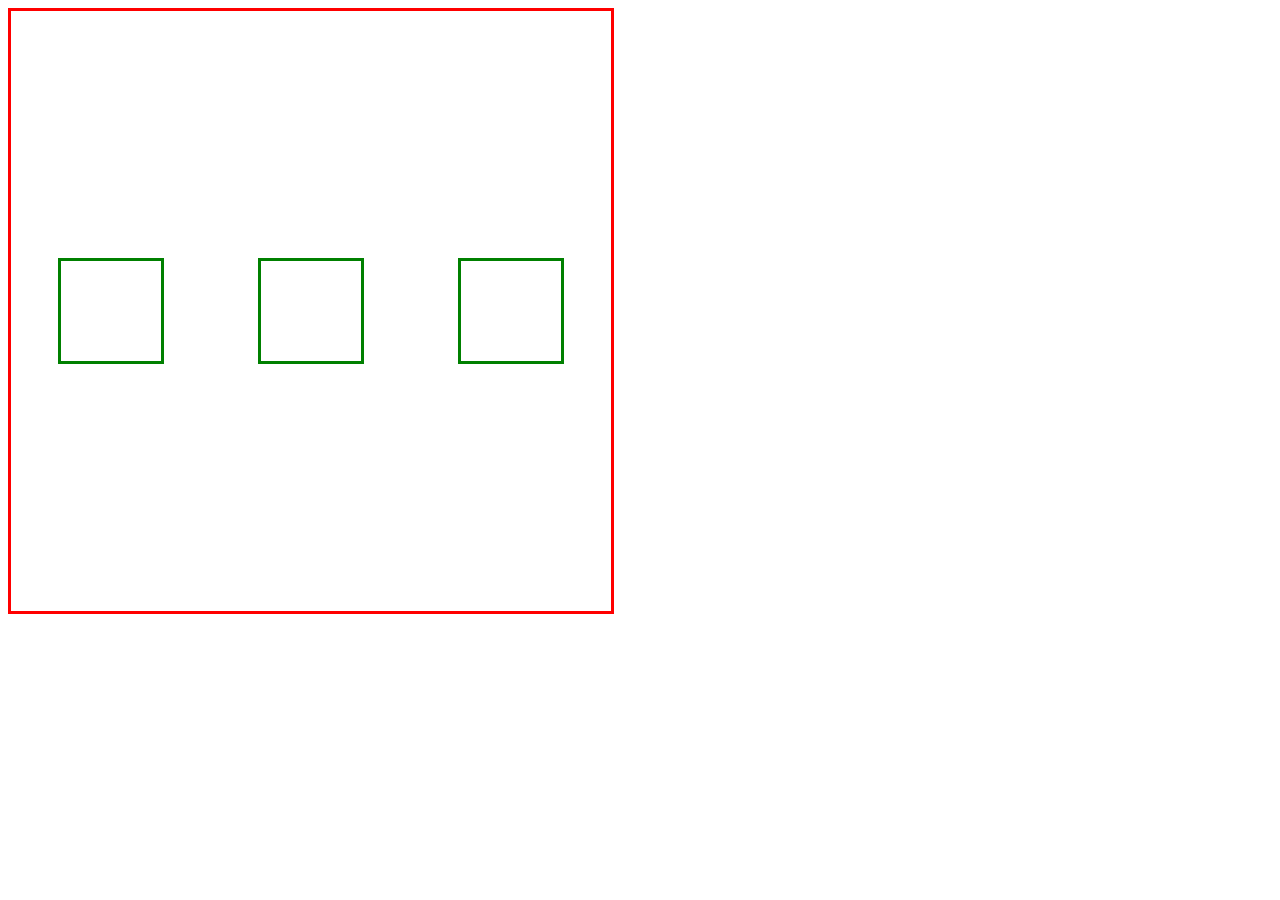
<file: first-mini-project/index.html>
<!DOCTYPE html>
<html lang="en">
<head>
    <meta charset="UTF-8">
    <meta http-equiv="X-UA-Compatible" content="IE=edge">
    <meta name="viewport" content="width=device-width, initial-scale=1.0">
    <title>FLEX BOX</title>
    <link rel="stylesheet" href="./styles.css">
</head>
<body>
    <div id="div__container">
        <div class="style__div"></div>
        <div class="style__div"></div>
        <div class="style__div"></div>
    </div>
    
</body>
</html>
</file>
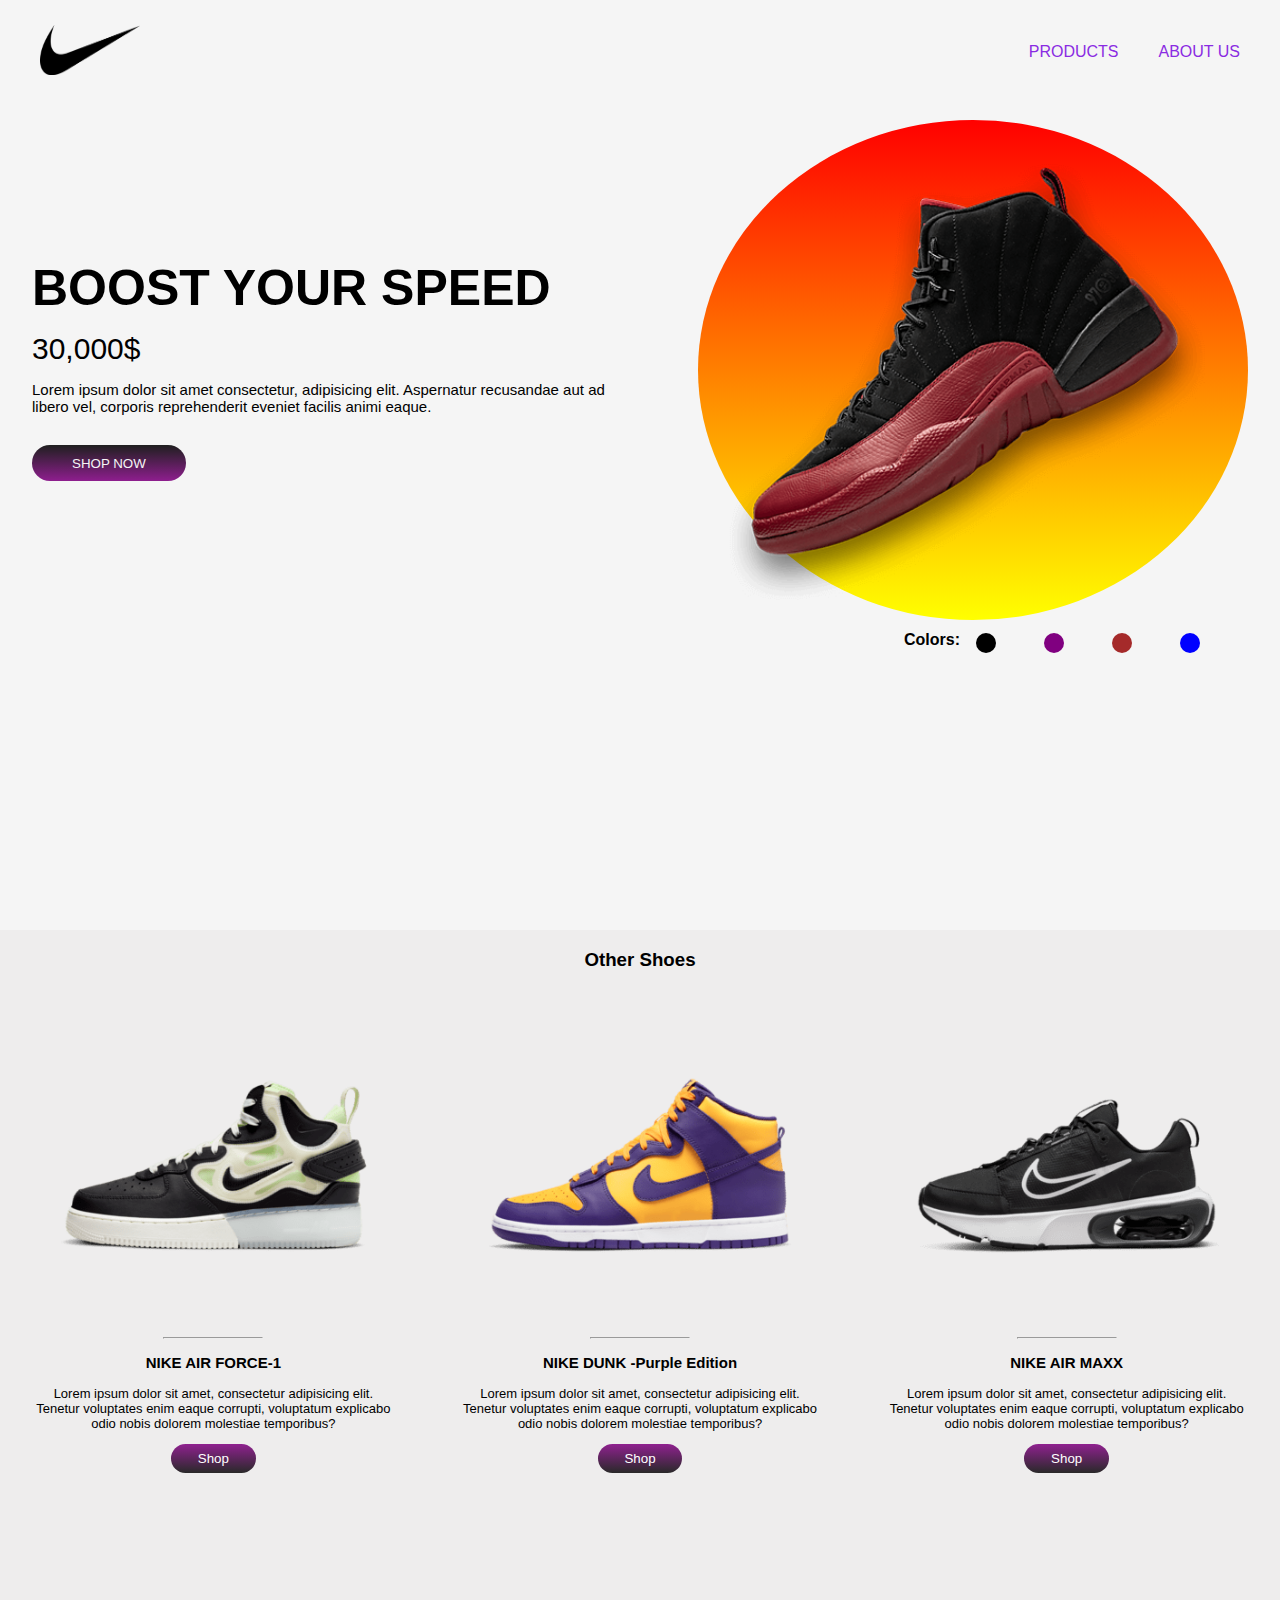
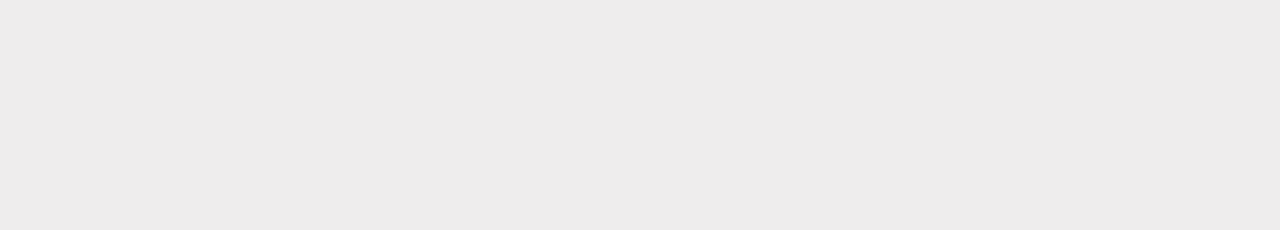
<file: shoe-landing-pages/Shoe-Landing-Page/index.html>
<!DOCTYPE html>
<html lang="en">
<head>
    <meta charset="UTF-8">
    <meta http-equiv="X-UA-Compatible" content="IE=edge">
    <meta name="viewport" content="width=device-width, initial-scale=1.0">
    <title>SHOE BRAND</title>
    <link rel="stylesheet" href="./styles.css">
</head>
<body>

    <!-- NAVIGATION PANEL -->
    <section id="nav__section">
        <nav>
            <figure class="nav__logo--wrapper">
                <img src="./nike-logo.png" alt="">
            </figure>
            <ul class="nav__links">
                <li class="nav__link"><a href="#products">PRODUCTS</a></li>
                <li class="nav__link"><a href="#">ABOUT US</a></li>
            </ul>
        </nav>
    </section>


        <!-- HOME SCREEN -->
        <header>
            <div class="container">
                <div class="row">
                    <div class="right__home--section">
                        <div class="hero__image--background">
                            <figure class="hero__image--wrapper">
                                <img src="./show-main.png" alt="">
                            </figure>
                        </div>
                    </div>

                    <div class="left__home--section">
                        <h1>BOOST YOUR SPEED</h1>
                        <h4>30,000$</h4>
                        <p>Lorem ipsum dolor sit amet consectetur, adipisicing elit. Aspernatur recusandae aut ad
                            <br> libero vel, corporis reprehenderit eveniet facilis animi eaque.</p>
                        <button><a href="#">SHOP NOW</a></button>
                    </div>
                    
                </div>
                <div class="color__variations">
                    <h4>Colors:</h4>
                    <div class="color color1"></div>
                    <div class="color color2"></div>
                    <div class="color color3"></div>
                    <div class="color color4"></div>
                </div>
            </div>
        </header>

        <section id="products">
            <div class="container">
                <div class="row">
                    <h3>Other Shoes</h3>
                    <div class="products__container">
                        <div class="product">
                            <figure>
                                <img src="./nike-air-force-1.png" alt="#">
                            </figure>
                            <hr>
                            <h5>NIKE AIR FORCE-1</h5>
                            <p>Lorem ipsum dolor sit amet, consectetur adipisicing elit. Tenetur voluptates enim eaque corrupti, voluptatum explicabo odio nobis dolorem molestiae temporibus?</p>
                            <button>Shop</button>
                        </div>
                        <div class="product">
                            <figure>
                                <img src="./nike-dunk.png" alt="#">
                            </figure>
                            <hr>
                            <h5>NIKE DUNK -Purple Edition</h5>
                            <p>Lorem ipsum dolor sit amet, consectetur adipisicing elit. Tenetur voluptates enim eaque corrupti, voluptatum explicabo odio nobis dolorem molestiae temporibus?</p>
                            <button>Shop</button>
                        </div>
                        <div class="product">
                            <figure>
                                <img src="./nike-air-max.png" alt="#">
                            </figure>
                            <hr>
                            <h5>NIKE AIR MAXX</h5>
                            <p>Lorem ipsum dolor sit amet, consectetur adipisicing elit. Tenetur voluptates enim eaque corrupti, voluptatum explicabo odio nobis dolorem molestiae temporibus?</p>
                            <button>Shop</button>
                        </div>
                    </div>
                </div>
            </div>
        </section>
</body>
</html>
</file>
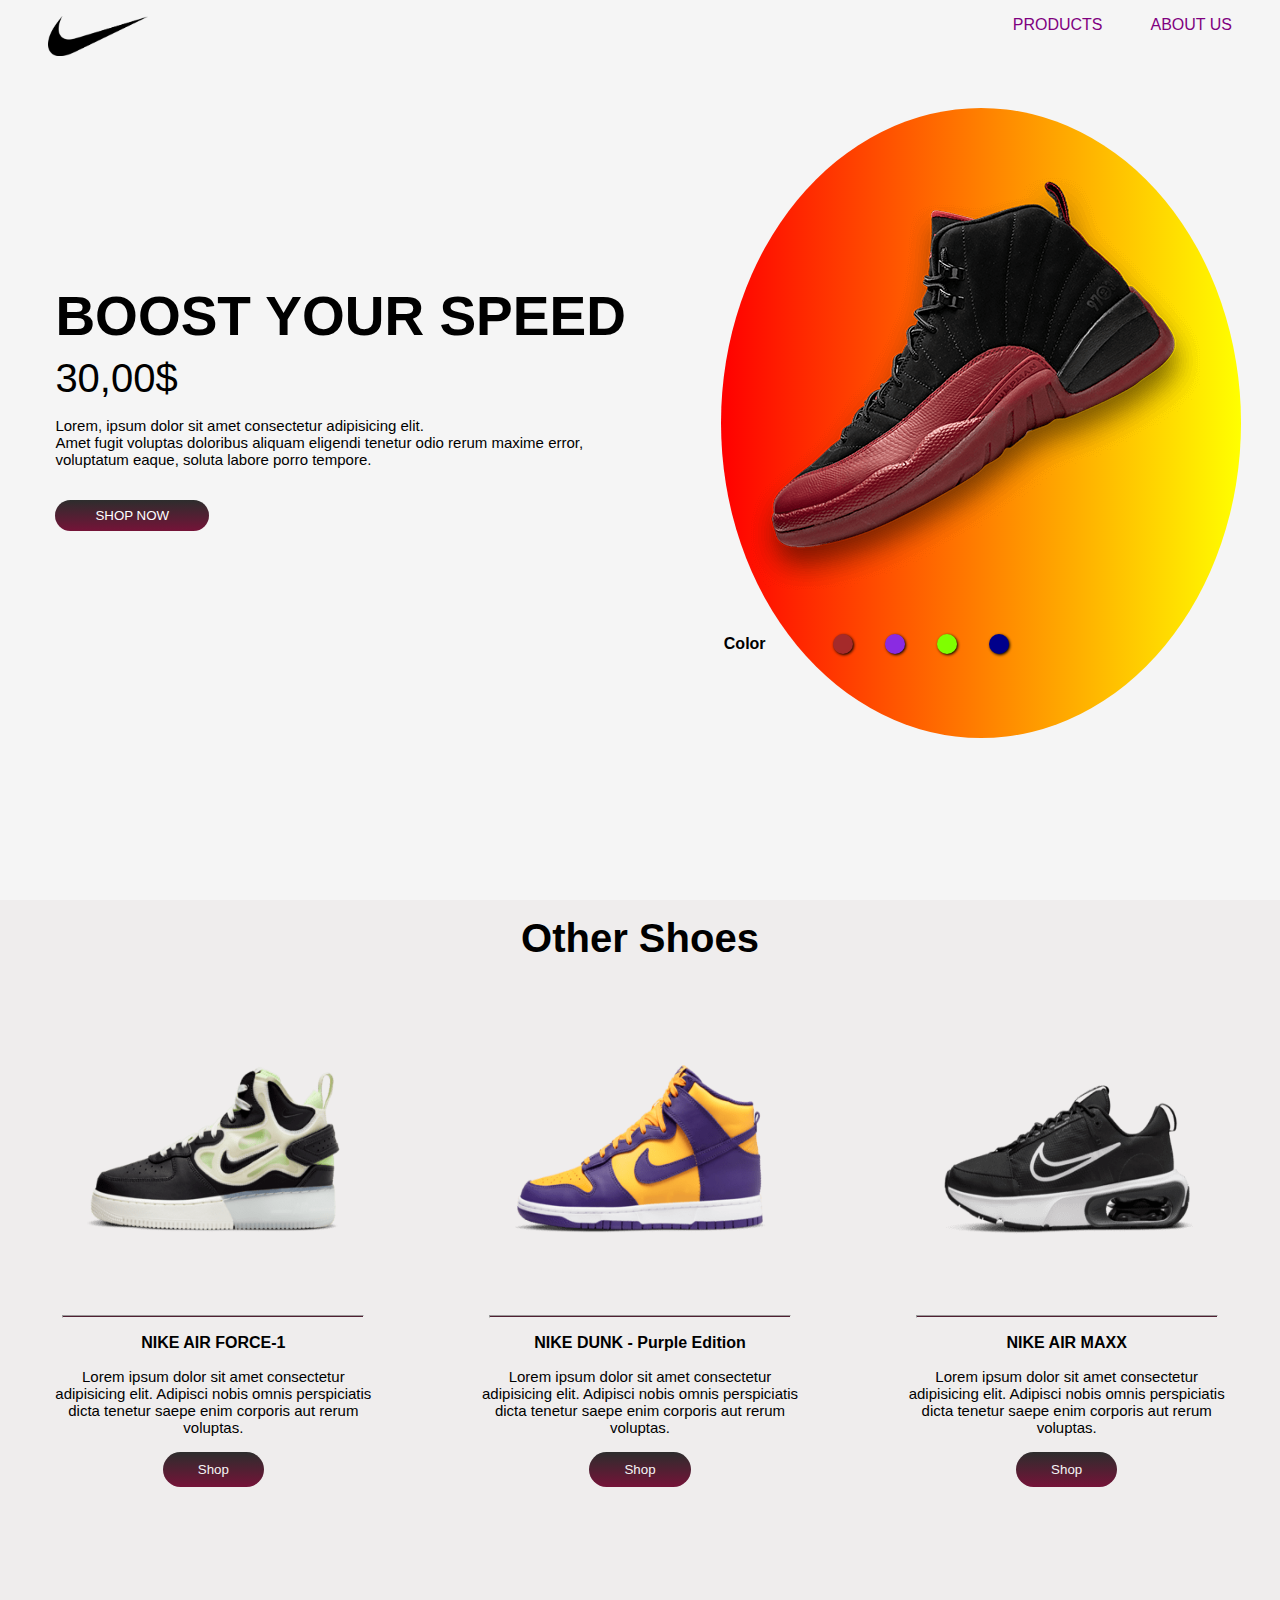
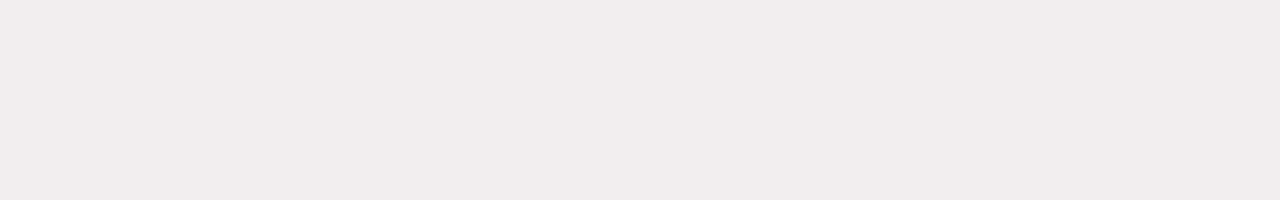
<file: shoe-landing-pages/shoe-landing/index.html>
<!DOCTYPE html>
<html lang="en">
<head>
    <meta charset="UTF-8">
    <meta http-equiv="X-UA-Compatible" content="IE=edge">
    <meta name="viewport" content="width=device-width, initial-scale=1.0">
    <link rel="stylesheet" href="./styles.css">
    <title>Shoe landing</title>
</head>
<body>
    <section id="header__section">
        <nav>
            <div>
                <img src="./nike-logo.png" alt="Img of Logo" class="logo">
            </div>
            <div>
                <ul>
                    <li>
                        <a href="#products__section">Products</a>
                    </li>
                    <li>
                        <a href="#about__section">About Us</a>
                    </li>
                </ul>
            </div>
        </nav>
        <header>
            <div class="container">
                <div class="row">
                    <div class="left__side">
                        <h1>BOOST YOUR SPEED</h1>
                        <h3>30,00$</h3>
                        <p>Lorem, ipsum dolor sit amet consectetur adipisicing elit. <br>
                            Amet fugit voluptas doloribus aliquam eligendi tenetur odio rerum maxime error,<br>
                            voluptatum eaque, soluta labore porro tempore.</p>
                            <button>
                                <a href="#">Shop Now</a>
                            </button>
                    </div>
                    <div class="right__side">
                        <figure>
                            <img src="./show-main.png" alt="#">
                        </figure>
                        
                            <div class="right__side--bottom">
                                <h4>Color</h4>
                                <div class="colors">
                                    
                                    <div class="color color1"></div>
                                    <div class="color color2"></div>
                                    <div class="color color3"></div>
                                    <div class="color color4"></div>
                                </div>
                            </div>
                        
                    </div>
                    
                </div>
            </div>
        </header>
    </section>
    <section id="products__section">
        <h4 class="products__section--title">Other Shoes</h4>
        <div class="container">
            <div class="row">
                <div class="products">
                    <div class="product">
                            <figure class="product__image--wrapper"><img src="./nike-air-force-1.png" alt=""></figure>
                        <hr>
                        <h4 class="product__title">NIKE AIR FORCE-1</h4>
                        <p class="product__description">Lorem ipsum dolor sit amet consectetur adipisicing elit. Adipisci nobis omnis perspiciatis dicta tenetur saepe enim corporis aut rerum voluptas.</p>
                        <button><a href="#">Shop</a></button>
                    </div>
                    <div class="product">
                            <figure class="product__image--wrapper"><img src="./nike-dunk.png" alt=""></figure>
                        <hr>
                        <h4 class="product__title">NIKE DUNK - Purple Edition</h4>
                        <p class="product__description">Lorem ipsum dolor sit amet consectetur adipisicing elit. Adipisci nobis omnis perspiciatis dicta tenetur saepe enim corporis aut rerum voluptas.</p>
                        <button><a href="#">Shop</a></button>
                    </div>
                    <div class="product">
                            <figure class="product__image--wrapper"><img src="./nike-air-max.png" alt=""></figure>
                        <hr>
                        <h4 class="product__title">NIKE AIR MAXX</h4>
                        <p class="product__description">Lorem ipsum dolor sit amet consectetur adipisicing elit. Adipisci nobis omnis perspiciatis dicta tenetur saepe enim corporis aut rerum voluptas.</p>
                        <button><a href="#">Shop</a></button>
                    </div>
                </div>
            </div>
        </div>
    </section>
</body>
</html>
</file>
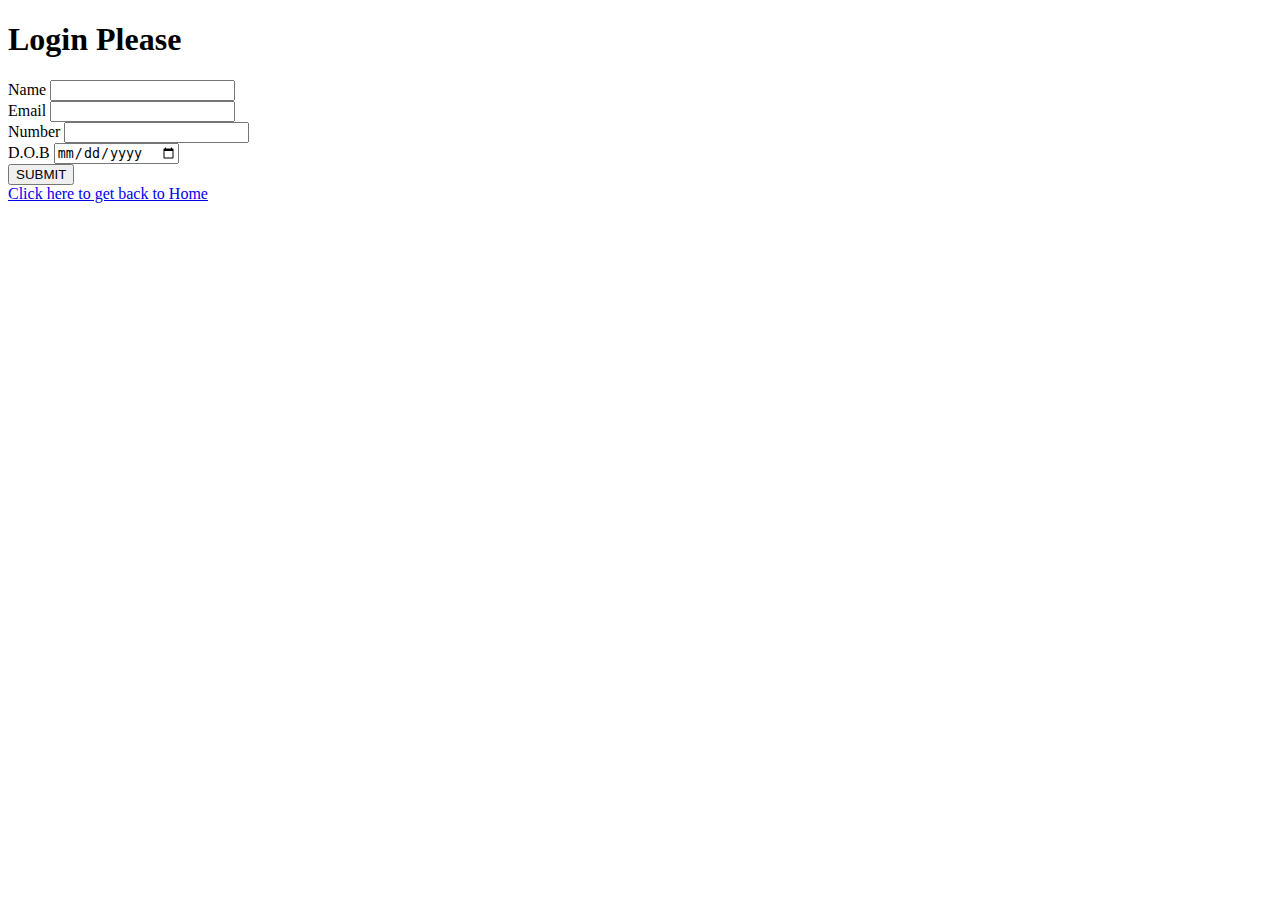
<file: login.html>
<!DOCTYPE html>
<html lang="en">
<head>
    <meta charset="UTF-8">
    <meta http-equiv="X-UA-Compatible" content="IE=edge">
    <meta name="viewport" content="width=device-width, initial-scale=1.0">
    <title>Login</title>
</head>
<body>
    <h1>Login Please</h1>
    <form action="GET">
        <div>
        <label for="name">Name</label>
        <input type="text" id="name">
        </div>
        <div>
            <label for="email">Email</label>
            <input type="email">
        </div>
        <div>
            <label for="number">Number</label>
            <input type="number">
        </div>
        <div>
            <label for="dob">D.O.B</label>
            <input type="date">
        </div>
        <button>SUBMIT</button>
    </form>
    <a href="./index.html">Click here to get back to Home</a>
</body>
</html>
</file>
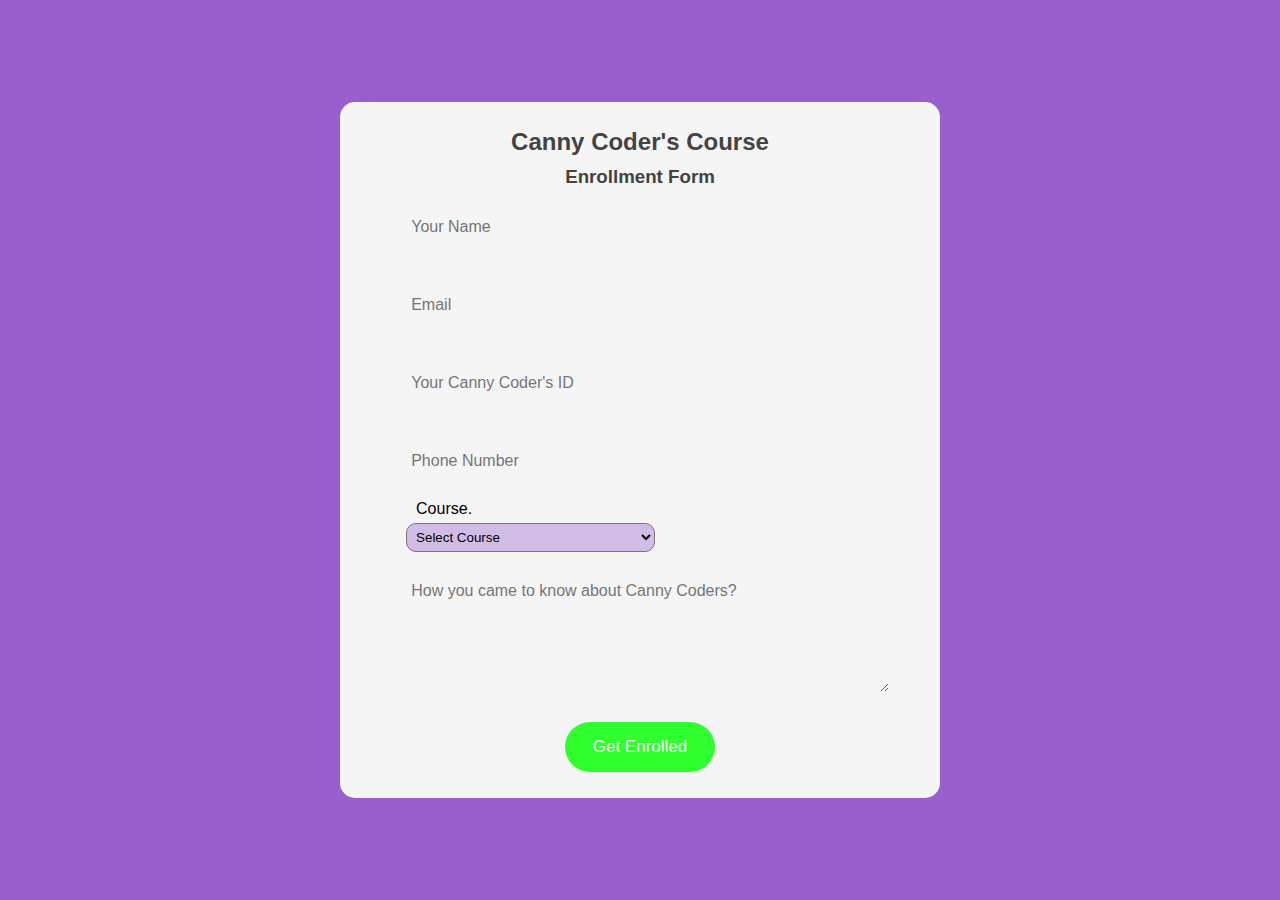
<file: final-project-html-css/tools/reg-form.html>
<!DOCTYPE html>
<html lang="en">
<head>
    <meta charset="UTF-8">
    <meta http-equiv="X-UA-Compatible" content="IE=edge">
    <meta name="viewport" content="width=device-width, initial-scale=1.0">
    <title>Registration - Canny Coders</title>
    <link rel="stylesheet" href="./form-style.css">
</head>
<body>
    <div class="container">
<form action="https://formsubmit.co/el/cannycoders9061@gmail.com" method="post">
    <h2>Canny Coder's Course</h2>
    <h3>Enrollment Form</h3>
    <input type="text" id="name" placeholder="Your Name" required>
    <input type="email" id="email" placeholder="Email" required>
    <input type="text" id="student__id" placeholder="Your Canny Coder's ID">
    <input type="number" id="number" placeholder="Phone Number" required>
    <label for="course">Course.</label>
    <select name="course-selection" id="course" required>
        <option value="intial">Select Course</option>
        <option value="c-programming">Let's C - Bootcamp</option>
        <option value="c-programming">MS Excel - Zero to Hero</option>
        <option value="c-programming">FrontEnd - Mastery</option>
    </select>
    <textarea name="feedback" id="feedback" cols="20" rows="5" placeholder="How you came to know about Canny Coders?"></textarea>
    <button type="submit">Get Enrolled</button>
</form>
    </div>
    <script src="https://smtpjs.com/v3/smtp.js"></script>
    <script>
        function sendEmail(){
            Email.send({
               Host : "smtp.elasticemail.com",
                Username : "cannycoders9061@gmail.com",
                Password : "C16BC4183F528F153080F7984B36802E6639",
                To : 'owaischaudhry906@gmail.com',
                From : document.getElementById("email").value,
                Subject : "New Registration !!",
                Body : "Name: " + document.getElementById("name").value
                    + "<br> Email: " +document.getElementById("email").value
                    + "<br> CC ID: " +document.getElementById("student__id").value
                    + "<br> Number: " +document.getElementById("number").value
                    + "<br> Course: " +document.getElementById("course").value
                    + "<br> Feedback: " +document.getElementById("feedback").value
            }).then(
              message => alert("Enrolled Successfully !!!!")
            );
        }
    </script>
    
</body>
</html>
</file>
<file: first-mini-project/styles.css>
#div__container {
    border: 3px solid red;
    width: 600px;
    height: 600px;
    display: flex;
    justify-content: space-around;
    align-items: center;
}

.style__div {
    border: 3px solid green;
    width: 100px;
    height: 100px;
}
</file>
<file: shoe-landing-pages/Shoe-Landing-Page/styles.css>
* {
    font-family:Verdana, Geneva, Tahoma, sans-serif;
    padding: 0;
    margin: 0;
    box-sizing: border-box;
}

html {
    scroll-behavior: smooth;
}

body {
    background-color: whitesmoke;
}

img {
    width: 100%;
}

a {
    text-decoration: none;
}

/* WE WILL GO WITH SPECIFICITY */
#nav__section nav {
    display: flex;
    justify-content: space-between;
    align-items: center;
    padding: 25px 40px;
}

nav .nav__logo--wrapper img {
    width: 100px;
    height: 50px;
}

#nav__section ul {
    display: flex;
}

.nav__links li {
    list-style: none;
    margin-left: 40px;
}

.nav__links li a {
    text-decoration: none;
    color: blueviolet;
}


    /* MAIN SECTION */

header {
    height: 90vh;
}

header .row {
    margin-top: 1em;
    padding: 0 2em;
    display: flex;
    flex-direction: row-reverse;
    justify-content: space-between;
    align-items: center;
}


.hero__image--wrapper  {
    background-image: linear-gradient(to bottom, red, yellow);
    width: 550px;
    height: 500px;
    border-radius: 50%;
}

.hero__image--wrapper img {
    width: 550px;
    margin-top: -30px;
}

header .left__home--section h1 {
    font-size: 50px;
    margin-bottom: 0.3em;
}

header .left__home--section h4 {
    font-size: 30px;
    font-weight: 100;
    margin-bottom: 0.5em;
}

header .left__home--section p {
    font-size: 15px;
    margin-bottom: 2em;
}

header .left__home--section button {
    background-image: linear-gradient(to top, rgba(128, 0, 128, 0.875), rgba(0, 0, 0, 0.87));
    padding: 0.8em 3em;
    border-radius: 25px;
    border: none;
}

header .left__home--section button a {
    color: whitesmoke;
}


header .color__variations {
display: flex;
justify-content: right;
align-items: center;
padding: 0.5em 3em;
}

.color  {
    width: 20px;
    height: 20px;
    margin: 0.3em 2em 0 1em;
    border-radius: 50%;
    background-color: aqua;
}

/* COLORS */
.color1 {
    background-color: black;
}
.color2 {
    background-color:purple;
}
.color3 {
    background-color:brown;
}
.color4 {
    background-color:blue;
}



/* PRODUCTS SECTION */

#products {
    height: 100vh;
    text-align: center;
     background-color: rgb(238, 237, 237);
}
#products .products__container {
    display: flex;
    justify-content: space-evenly;
}

#products .product {
    margin: 0 2rem;
    width: calc(100%/3);
    display: flex;
    flex-direction: column;
    align-items: center;
}

#products h3 {
    padding-top: 1em;
}


.product hr {
width: 100px;
height: 2px;
background-color: blueviolet;
}

.product h5 {
    margin: 1em 0;
    font-size: 15px;
}

.product p {
    font-size: 13px;
    margin-bottom: 1em;
}

.product button {
    background-image: linear-gradient(to bottom, rgba(128, 0, 128, 0.863), rgba(0, 0, 0, 0.829));
    border:none;
    padding: 0.5em 2em;
    color: white;
    border-radius: 20px;
}
</file>
<file: shoe-landing-pages/shoe-landing/styles.css>
* {
    font-family: 'Segoe UI', Tahoma, Geneva, Verdana, sans-serif;
    margin: 0;
    padding: 0;
}

html {
    scroll-behavior: smooth;
    scrollbar-width: thin;
}

ul li {
    list-style:none;
}

body {
    background-color:whitesmoke
}


img {
    width: 100%;
}

a {
    text-decoration: none;
}

nav .logo {
    width: 100px;
    height: 40px;
    padding: 1rem 3rem;
}

nav {
    display: flex;
    justify-content: space-between;
}

nav ul {
    display: flex;
    margin-right: 2rem;
}

nav ul li {
    padding: 1rem;
    margin-left: 1rem;
    text-transform: uppercase;
}

nav ul li a {
    color: purple;
    
}

#header__section {
    height: 100vh;
}


header .row {
    display: flex;
    justify-content: space-around;
    align-items: center;
}

header .right__side {
    height: 70vh;
    border-radius: 50%;
    background-image: linear-gradient(to right, red , yellow);
    margin-top: 2rem;
}

header .right__side .right__side--bottom {
    display: flex;
}

header .right__side--bottom h4 {
    padding: 0.2rem;
}

header .right__side--bottom .color {
    background-color: black;
    width: 20px;
    height: 20px;
    border-radius: 50%;
    margin-left: 2rem;
}

header .right__side--bottom .colors {
    align-items: center;
    margin-left: 2rem;
    display: flex;
}

header .right__side--bottom .color1 {
    background-color: brown;
    box-shadow: 1px 1px 3px black;
}

header .right__side--bottom .color2 {
    background-color:blueviolet;
    box-shadow: 1px 1px 3px black;
}
header .right__side--bottom .color3 {
    background-color:chartreuse;
    box-shadow: 1px 1px 3px black;
}
header .right__side--bottom .color4 {
    background-color:darkblue;
    box-shadow: 1px 1px 3px black;
}

header .left__side {
    padding: 1rem;
}

header .left__side h1 {
    font-size: 55px;
    margin-bottom: 0.5rem;
}

header .left__side h3 {
    font-size: 40px;
    font-weight: 200;
    margin-bottom: 1rem;
}

header .left__side p {
    font-size: 15px;
    margin-bottom: 2rem;
}

header .left__side button {
    padding: 0.5rem 2.5rem;
    background-image: linear-gradient(to top, rgb(117, 19, 56), rgba(0, 0, 0, 0.81) );
    color: white;
    border: none;
    border-radius: 20px;
}

header .left__side button a {
    color: white;
    text-transform: uppercase;
}


/* 
PRODUCTS
    SECTION */

#products__section {
    background-color:rgb(239, 237, 237);
    text-align: center;
    height: 100vh;
}

.products__section--title {
    padding-top: 1rem;
    font-size: 40px;
}

#products__section .row {
    display: flex;
    justify-content: center;
}

#products__section .products {
    display: flex;
    justify-content: 
}

#products__section .product {
    padding: 0 3rem;
    display: flex;
    flex-direction: column;
    align-items: center;
    justify-content: center;
    width: calc(100%/3);
    justify-content: space-around;
}

#products__section .product hr {
    background-image: linear-gradient(to top, rgb(117, 19, 56), rgba(0, 0, 0, 0.81) );
    margin-bottom: 1rem;
    height: 1px;
    width: 300px
}

#products__section .product__image--wrapper img {
    width: 300px;
    height: 350px;
    transition: all 300ms;
    animation: myanimation 2000ms infinite ease-in-out;
}

#products__section .product__description {
    font-size: 15px;
    margin-bottom: 1rem;
    margin-top: 1rem;
}

#products__section .product button {
    padding: 10px 35px;
    border: none;
    border-radius: 20px;
    background-image: linear-gradient(to top, rgb(117, 19, 56), rgba(0, 0, 0, 0.81) );
}

#products__section .product button a {
    color: whitesmoke;
}
</file>
<file: final-project-html-css/tools/form-style.css>
*{
    margin: 0;
    padding: 0;
    box-sizing: border-box;
    font-family: 'poppins', sans-serif;
}

.container {
    width: 100%;
    height: 100vh;
    background-color:#6814b6ad;
    display: flex;
    align-items: center;
    justify-content: center;
}

form {
    background-color: whitesmoke;
    display: flex;
    flex-direction: column;
    padding: 2vw 4vw;
    width: 90%;
    max-width: 600px;
    border-radius: 15px;
}

form h3,h2 {
    color: rgb(69, 66, 66);
    text-align: center;
}

form h2 {
    margin-bottom: 2%;
}

form label {
    margin-left: 5%;
    margin-bottom: 1%;
}

form input, form textarea {
    border: 0;
    margin: 10px 0;
    padding: 20px;
    outline: none;
    background-color: #f5f5f5;
    font-size: 16px;
}

form select {
    margin-left: 3%;
    width: 50%;
    padding: 5px;
    background-color: #6814b640;
    border-radius: 10px;
}

form button {
    padding: 15px;
    background-color: rgb(47, 255, 47);
    color: whitesmoke;
    font-size: 17px;
    border: 0;
    outline: none;
    cursor: pointer;
    width: 150px;
    margin: 20px auto 0;
    border-radius: 30px;
}
</file>
